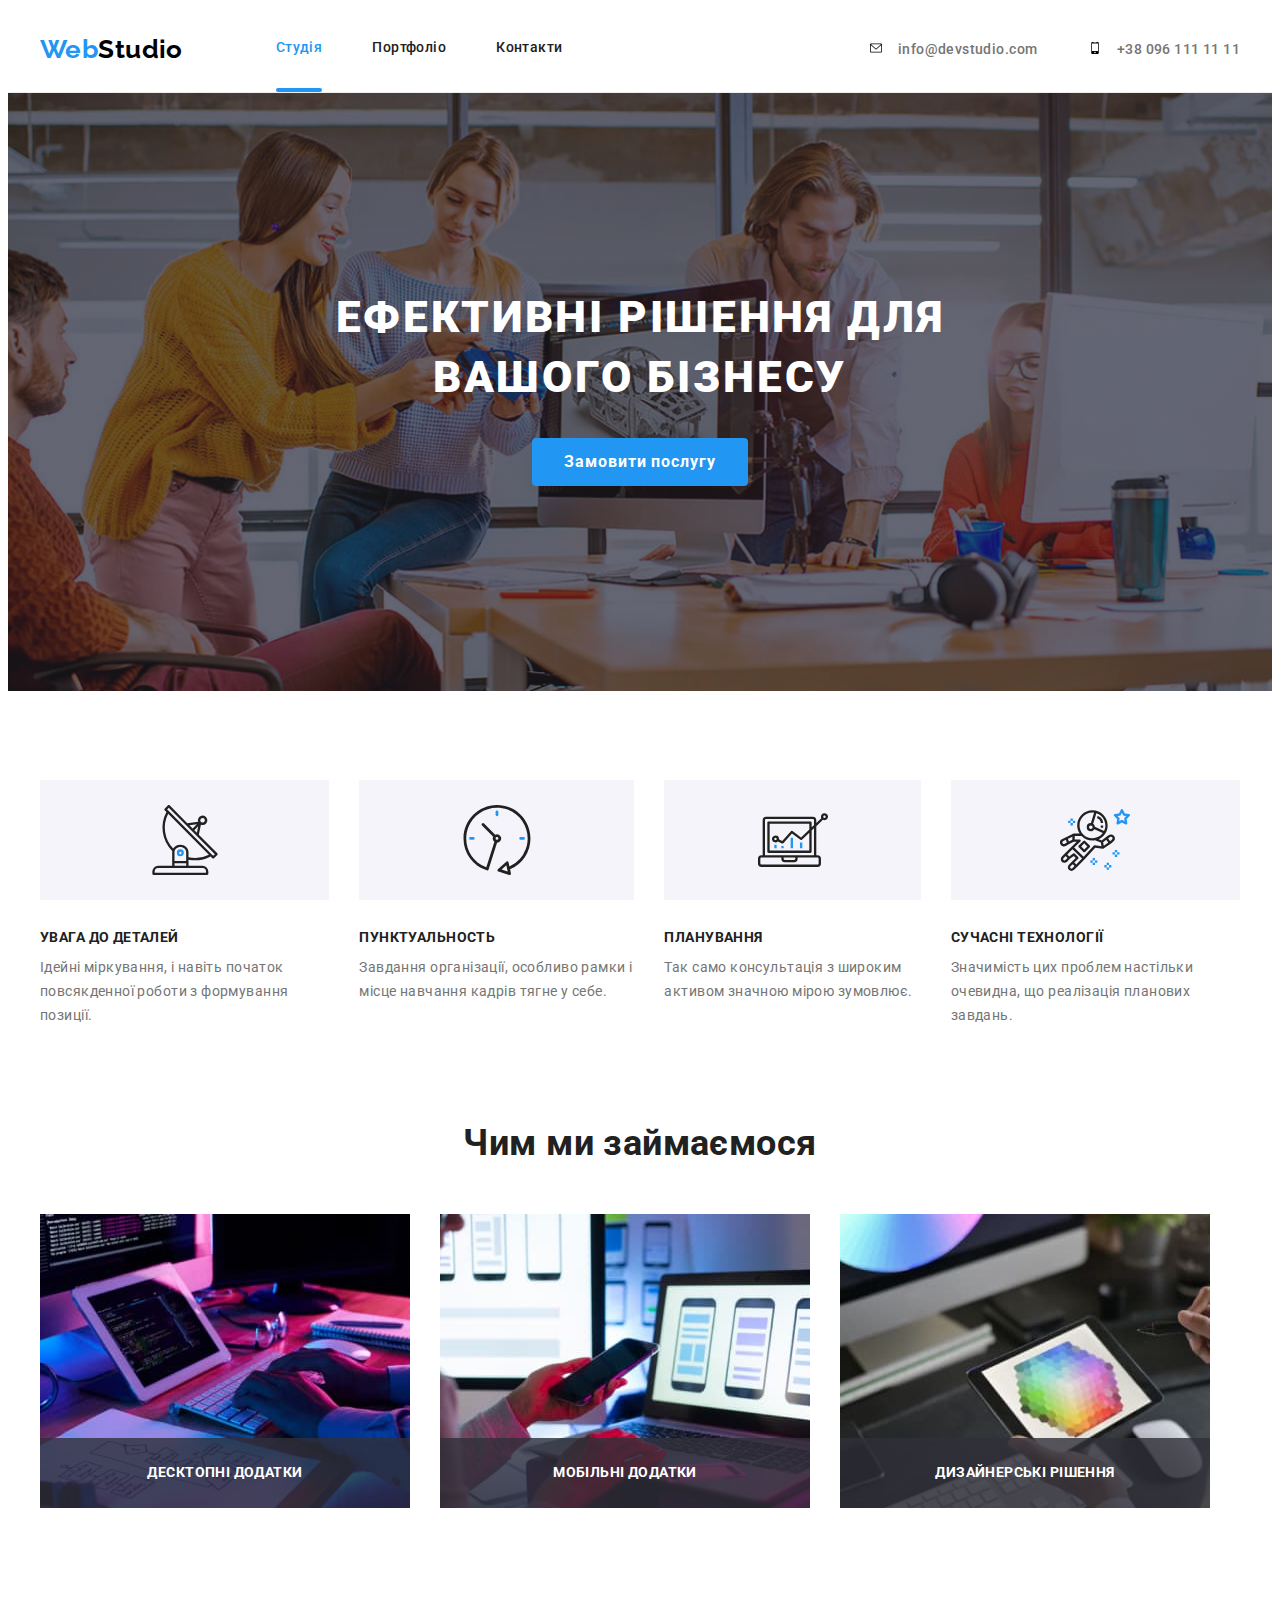
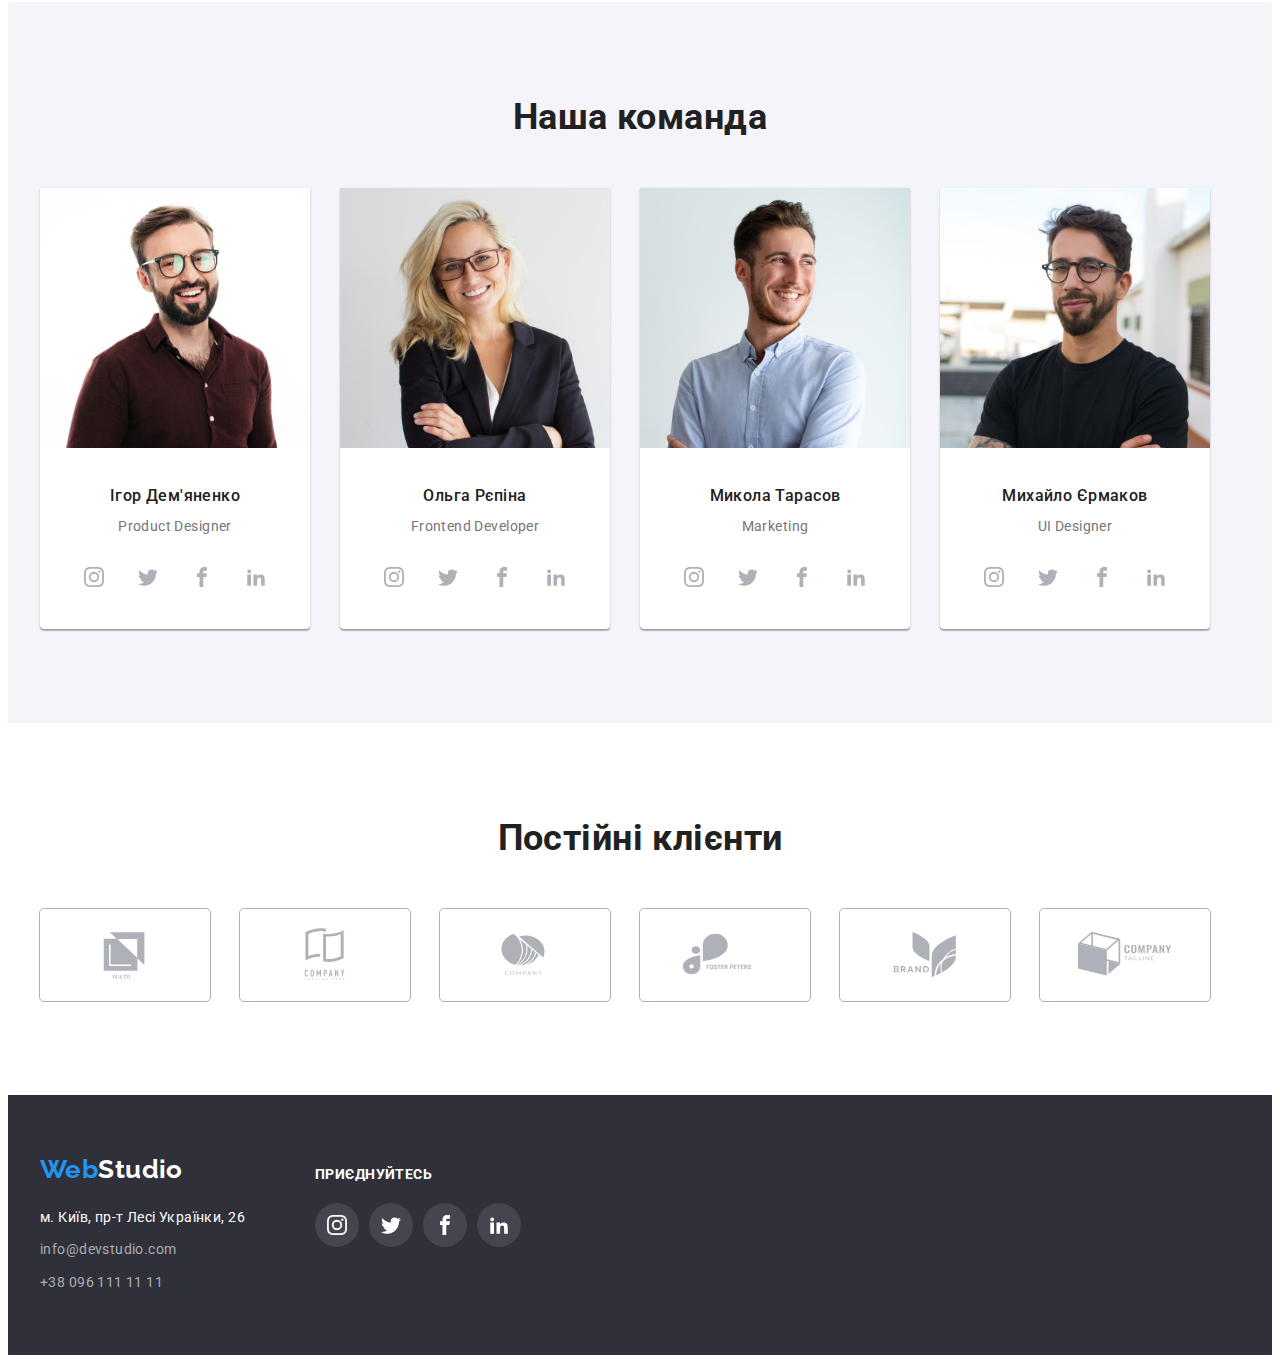
<file: index.html>
<!DOCTYPE html>
<html lang="ua">
<head>
    <meta charset="UTF-8">
    <meta http-equiv="X-UA-Compatible" content="IE=edge">
    <meta name="viewport" content="width=device-width, initial-scale=1.0">
    <title>Студія</title>
    <link href="https://fonts.googleapis.com/css2?family=Raleway:wght@700&family=Roboto:wght@400;500;700;900&display=swap" rel="stylesheet">
    <link rel="stylesheet" href="https://cdnjs.cloudflare.com/ajax/libs/modern-normalize/1.1.0/modern-normalize.min.css" integrity="sha512-wpPYUAdjBVSE4KJnH1VR1HeZfpl1ub8YT/NKx4PuQ5NmX2tKuGu6U/JRp5y+Y8XG2tV+wKQpNHVUX03MfMFn9Q==" crossorigin="anonymous" referrerpolicy="no-referrer" />
    <link rel="stylesheet" href="./css/styles.css">
    
</head>
<body>
    <!--Шапка-->
    <header class="page-header">
        <div class="conteiner">
            <div class="main-tem">
                <nav class="main-nav">
                    <a href="./index.html" class="logo"><span class="logo-web">Web</span>Studio</a>
                    <ul class="site-nave list">
                        <li class="item acsent"> <a href="./index.html" class="link current">Студія</a></li>
                        <li class="item"> <a href="./portfolio.html" class="link">Портфоліо</a></li>
                        <li class="item"> <a href="" class="link">Контакти</a></li>
                    </ul>
                </nav>
                    <ul class="contact list">
                        <li class="item"> <a href="mailto:info@devstudio.com" class="contact-link ">
                            <svg  class="contact-soc-icon" widht="16" height="12" >
                                <use href="./images/icons.svg#icon-envelope"></use>
                            </svg>
                             info@devstudio.com</a></li>
                        <li class="item"> <a href="tel:+380961111111" class="contact-link ">
                             <svg  class="contact-soc-icon" widht="16" height="12" >
                                <use href="./images/icons.svg#icon-mobile"></use>
                            </svg>
                            +38 096 111 11 11</a></li>
                    </ul>
            </div>    
        </div>       
            
    </header>
    <!--Герой-->
    <main>
        <div class="hero-box">
        <section class="hero">
            <h1 class="hero-titel">Ефективні рішення для вашого бізнесу</h1>
            <button type="button" class="button primary" data-modal-open>Замовити послугу</button>
        </section>
    </div>

    <section class="section sct">
        <div class="conteiner">
        <!-- <h2>особенности</h2> -->
            <ul class="feature-list list">
                <li class="attribute icon-antena">
                    <h3 class="titel">УВАГА ДО ДЕТАЛЕЙ</h3>
                    <p class="text">Ідейні міркування, і навіть початок повсякденної роботи з формування позиції.</p>
                </li>
                <li class="attribute icon-cloc">
                    <h3 class="titel ">Пунктуальность</h3>
                    <p class="text">Завдання організації, особливо рамки і місце навчання кадрів тягне у себе.</p>
                </li>
                <li class="attribute icon-diagrama">
                    <h3 class="titel">ПЛАНУВАННЯ</h3>
                    <p class="text">Так само консультація з широким активом значною мірою зумовлює.</p>
                </li>
                <li class="attribute icon-astronavt">
                    <h3 class="titel">СУЧАСНІ ТЕХНОЛОГІЇ</h3>
                    <p class="text">Значимість цих проблем настільки очевидна, що реалізація планових завдань.</p>
                </li>
            </ul>
        </div>
    </section>
    <!--Примери робіт-->
    <section class="section">
        <div class="conteiner">
        <h2 class="section-titel">Чим ми займаємося</h2>
        <ul class="labor list">
            <li class="labor-img"> 
                <div class="labor-thumb">
                     <img src="./images/box1.jpg" alt="розробка" width="370">
                     <p class="labor-text">Десктопні додатки</p>
                </div>
            </li>
            <li class="labor-img"> 
                <div class="labor-thumb">
                    <img src="./images/box2.jpg" alt="тест" width="370">
                    <p class="labor-text">Мобільні додатки</p>
                </div>
            </li>
            <li class="labor-img"> 
                <div class="labor-thumb">
                    <img src="./images/box3.jpg" alt="продукт" width="370">
                    <p class="labor-text">Дизайнерські рішення</p>
                </div>
            </li>
        </ul>
        </div>
    </section>
    <section class="section section-comand ">
        <div class="conteiner">
        <!--Команда-->
        <h2 class="section-titel">Наша команда</h2>
        <ul class="comand list">
            <li class="comand-item"> <img src="./images/f1.jpg" alt="Ігор Дем'яненко" width="270" class="comand-img"> 
               <div class="comand-title">
                    <h3 class="titel">Ігор Дем'яненко</h3>  
                    <p class="comand-text">Product Designer</p> 
                    <ul class="comand-soc list">
                        <li class="comand-soc-item">
                            <a href="" class="comand-soc-link link">
                            <svg  class="comand-soc-icon" widht="20" height="20" >
                                <use href="./images/icons.svg#icon-instagram"></use>
                            </svg>
                            </a>
                        </li>
                        <li class="comand-soc-item">
                            <a href="" class="comand-soc-link link">
                             <svg class="comand-soc-icon" widht="20" height="20" >
                                <use href="./images/icons.svg#icon-twitter"></use>
                            </svg>
                        </a></li>
                        <li class="comand-soc-item"><a href="" class="comand-soc-link link">
                             <svg class="comand-soc-icon" widht="20" height="20" >
                                <use href="./images/icons.svg#icon-facebook"></use>
                            </svg>
                        </a></li>
                        <li class="comand-soc-item"><a href="" class="comand-soc-link link">
                            <svg class="comand-soc-icon" widht="20" height="20" >
                                <use href="./images/icons.svg#icon-linkedin2"></use>
                            </svg>
                        </a></li>
                    </ul>
                </div> 
            </li>
               
                
            <li class="comand-item"> <img src="./images/f2.jpg" alt="Ольга Рєпіна" width="270" class="comand-img">
                 <div class="comand-title">
                    <h3 class="titel">Ольга Рєпіна</h3> 
                    <p class="comand-text">Frontend Developer</p>
                    <ul class="comand-soc list">
                        <li class="comand-soc-item">
                            <a href="" class="comand-soc-link link">
                            <svg  class="comand-soc-icon" widht="20" height="20" >
                                <use href="./images/icons.svg#icon-instagram"></use>
                            </svg>
                            </a>
                        </li>
                        <li class="comand-soc-item">
                            <a href="" class="comand-soc-link link">
                             <svg class="comand-soc-icon" widht="20" height="20" >
                                <use href="./images/icons.svg#icon-twitter"></use>
                            </svg>
                        </a></li>
                        <li class="comand-soc-item"><a href="" class="comand-soc-link link">
                             <svg class="comand-soc-icon" widht="20" height="20" >
                                <use href="./images/icons.svg#icon-facebook"></use>
                            </svg>
                        </a></li>
                        <li class="comand-soc-item"><a href="" class="comand-soc-link link">
                            <svg class="comand-soc-icon" widht="20" height="20" >
                                <use href="./images/icons.svg#icon-linkedin2"></use>
                            </svg>
                        </a></li>
                    </ul>
                </div>
          </li>
                
            <li class="comand-item"> <img src="./images/f3.jpg" alt="Микола Тарасов" width="270" class="comand-img"> 
                 <div class="comand-title">
                    <h3 class="titel">Микола Тарасов</h3> 
                    <p class="comand-text">Marketing</p>
                    <ul class="comand-soc list">
                        <li class="comand-soc-item">
                            <a href="" class="comand-soc-link link">
                            <svg  class="comand-soc-icon" widht="20" height="20" >
                                <use href="./images/icons.svg#icon-instagram"></use>
                            </svg>
                            </a>
                        </li>
                        <li class="comand-soc-item">
                            <a href="" class="comand-soc-link link">
                             <svg class="comand-soc-icon" widht="20" height="20" >
                                <use href="./images/icons.svg#icon-twitter"></use>
                            </svg>
                        </a></li>
                        <li class="comand-soc-item"><a href="" class="comand-soc-link link">
                             <svg class="comand-soc-icon" widht="20" height="20" >
                                <use href="./images/icons.svg#icon-facebook"></use>
                            </svg>
                        </a></li>
                        <li class="comand-soc-item"><a href="" class="comand-soc-link link">
                            <svg class="comand-soc-icon" widht="20" height="20" >
                                <use href="./images/icons.svg#icon-linkedin2"></use>
                            </svg>
                        </a></li>
                    </ul>
                </div> 
            </li>
                
            <li class="comand-item"> <img src="./images/f4.jpg" alt="Михайло Єрмаков" width="270" class="comand-img">
                <div class="comand-title">
                    <h3 class="titel">Михайло Єрмаков</h3> 
                    <p class="comand-text">UI Designer</p> 
                    <ul class="comand-soc list">
                        <li class="comand-soc-item">
                            <a href="" class="comand-soc-link link">
                            <svg  class="comand-soc-icon" widht="20" height="20" >
                                <use href="./images/icons.svg#icon-instagram"></use>
                            </svg>
                            </a>
                        </li>
                        <li class="comand-soc-item">
                            <a href="" class="comand-soc-link link">
                             <svg class="comand-soc-icon" widht="20" height="20" >
                                <use href="./images/icons.svg#icon-twitter"></use>
                            </svg>
                        </a></li>
                        <li class="comand-soc-item"><a href="" class="comand-soc-link link">
                             <svg class="comand-soc-icon" widht="20" height="20" >
                                <use href="./images/icons.svg#icon-facebook"></use>
                            </svg>
                        </a></li>
                        <li class="comand-soc-item"><a href="" class="comand-soc-link link">
                            <svg class="comand-soc-icon" widht="20" height="20" >
                                <use href="./images/icons.svg#icon-linkedin2"></use>
                            </svg>
                        </a></li>
                    </ul>
                </div>
            </li>
                
        </ul>
        </div>
    </section>
    <!-- клієнти -->
    <section class="section">
        <div class="conteiner">
            <h2 class="section-titel">Постійні клієнти</h2>
            <ul class="group list">
                <li class="icon">
                    <a href="" class="group-logo-link link">
                            <svg class="group-logo-icon" widht="106" height="60" >
                                <use href="./images/icons.svg#icon-Logo1"></use>
                            </svg>
                            </a>
                </li>
                <li class="icon ">
                    <a href="" class="group-logo-link link">
                            <svg class="group-logo-icon" widht="106" height="60" >
                                <use href="./images/icons.svg#icon-Logo2"></use>
                            </svg>
                            </a>
                </li>
                <li class="icon ">
                    <a href="" class="group-logo-link link">
                            <svg class="group-logo-icon" widht="106" height="60" >
                                <use href="./images/icons.svg#icon-Logo3"></use>
                            </svg>
                            </a>
                </li>
                <li class="icon ">
                    <a href="" class="group-logo-link link">
                            <svg class="group-logo-icon" widht="106" height="60" >
                                <use href="./images/icons.svg#icon-Logo4"></use>
                            </svg>
                            </a>
                </li>
                <li class="icon ">
                    <a href="" class="group-logo-link link">
                            <svg class="group-logo-icon" widht="106" height="60" >
                                <use href="./images/icons.svg#icon-Logo5"></use>
                            </svg>
                            </a>
                </li>
                <li class="icon ">
                    <a href="" class="group-logo-link link">
                            <svg class="group-logo-icon" widht="106" height="60" >
                                <use href="./images/icons.svg#icon-Logo6"></use>
                            </svg>
                            </a>
                </li>
            </ul>
        </div>
    </section>
    </main>
    <!--Футер-->
    <footer class="podval">
        <div class="conteiner">
            <section class="podval-logo">
                <a href="./index.html" class="logo adres"><span class="logo-web">Web</span>Studio</a>
        <address> <a href="https://goo.gl/maps/wsPcmLszvAqCYjNh8" target="_blank" rel="noreferrer noopener nofollow" class="adres"> м. Київ, пр-т Лесі Українки, 26</a>  
            <ul class="contact-fotter list">
                <li class="info-item"><a href="mailto:info@devstudio.com" class="info ">info@devstudio.com</a></li>
                <li><a href="tel:+380961111111" class="info">+38 096 111 11 11</a></li>
            </ul>
        </address>
            </section>
         
        <section class="podval-soc">
            <h2 class="section-titel podval-title">приєднуйтесь</h2>
             <ul class="podval-soce list">
                        <li class="podval-soc-item">
                            <a href="" class="podval-soc-link link">
                            <svg  class="podval-soc-icon" widht="20" height="20" >
                                <use href="./images/icons.svg#icon-instagram"></use>
                            </svg>
                            </a>
                        </li>
                        <li class="podval-soc-item">
                            <a href="" class="podval-soc-link link">
                             <svg class="podval-soc-icon" widht="20" height="20" >
                                <use href="./images/icons.svg#icon-twitter"></use>
                            </svg>
                        </a></li>
                        <li class="podval-soc-item">
                            <a href="" class="podval-soc-link link">
                             <svg class="podval-soc-icon" widht="20" height="20" >
                                <use href="./images/icons.svg#icon-facebook"></use>
                            </svg>
                        </a></li>
                        <li class="podval-soc-item">
                            <a href="" class="podval-soc-link link">
                            <svg class="podval-soc-icon" widht="20" height="20" >
                                <use href="./images/icons.svg#icon-linkedin2"></use>
                            </svg>
                        </a></li>
                    </ul>

        </section>
        </div>
    </footer>
    <!-- Модальне вікно -->
    <div class="backdrop is-hidden" data-modal>
        <div class="modal">
            <p>Модальне вікно</p>
            <button type="button" class="modal-close" data-modal-close>
                <svg class="close-icon" widht="18" height="18" >
                    <use href="./images/icons.svg#icon-close1"></use>
                </svg>
            </button>
        </div>
            </div>
    <script src="./js/modal.js"></script>
</body>
</html>
</file>
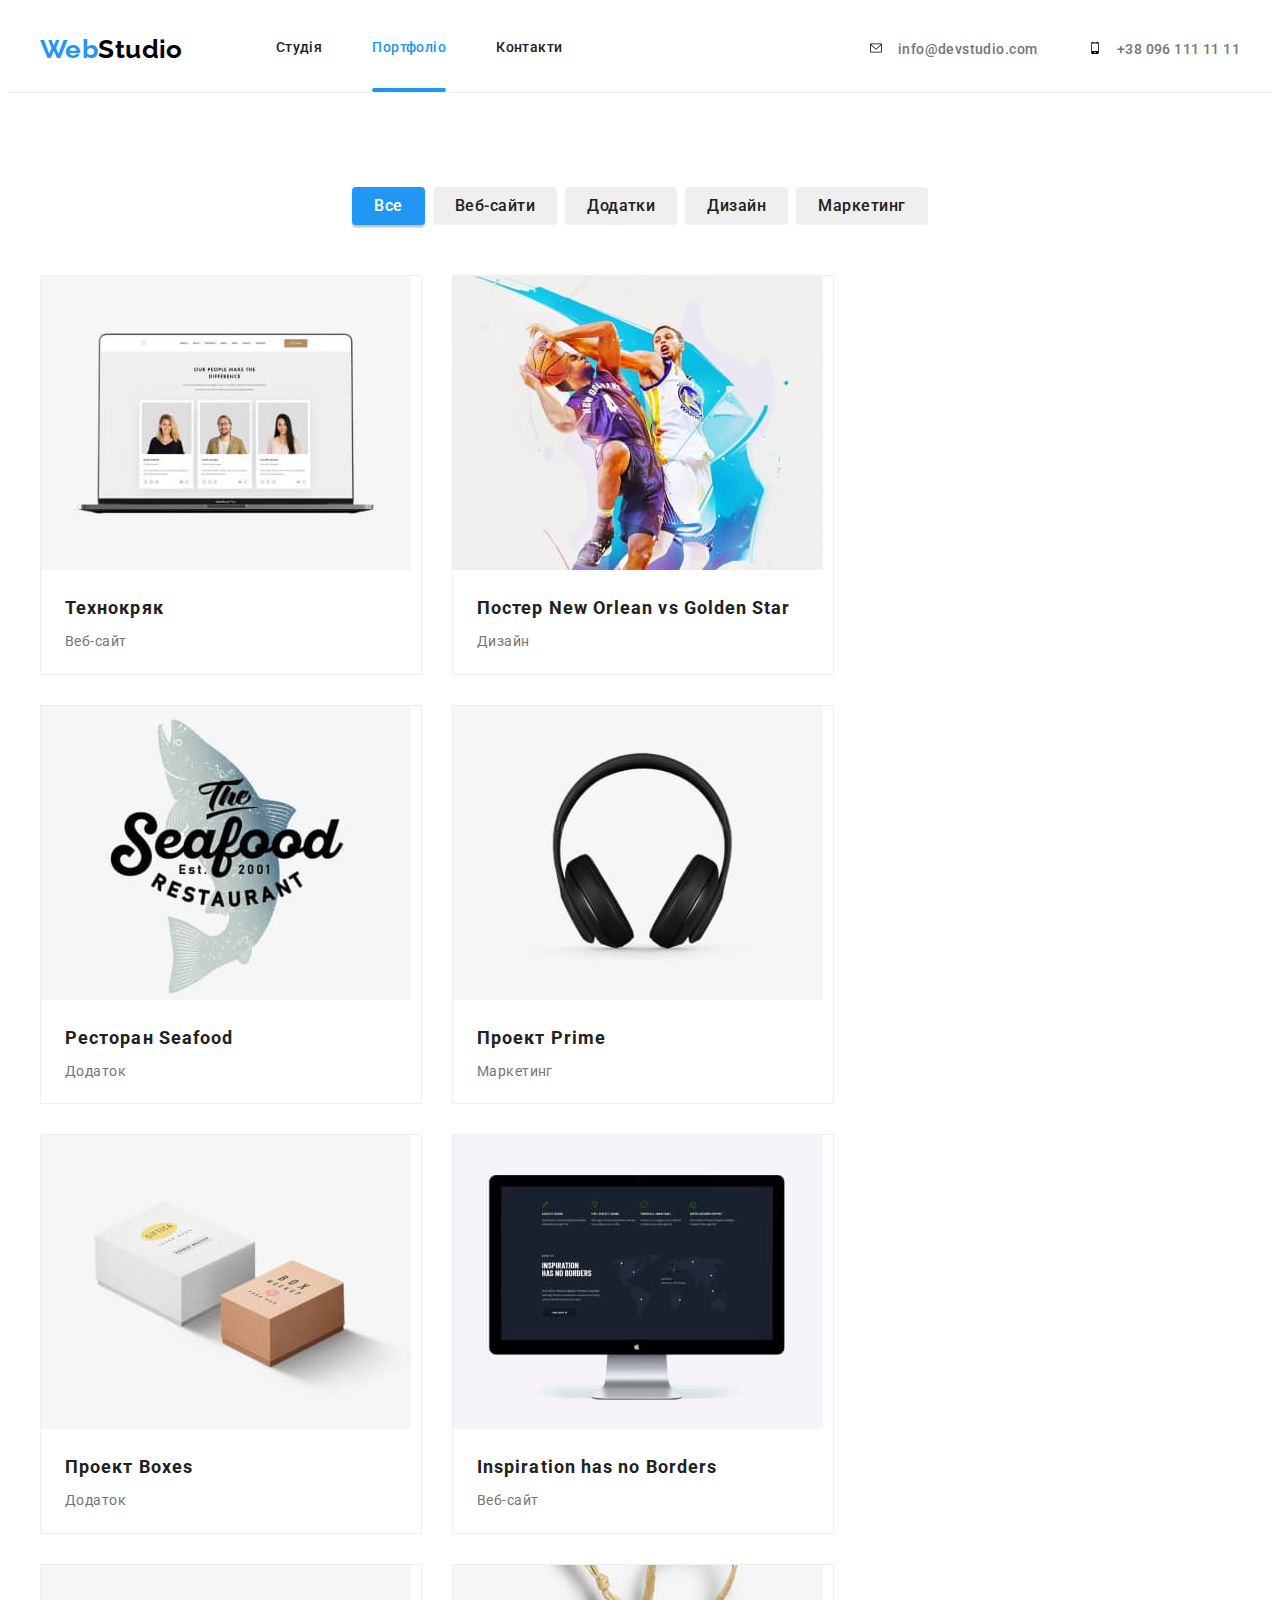
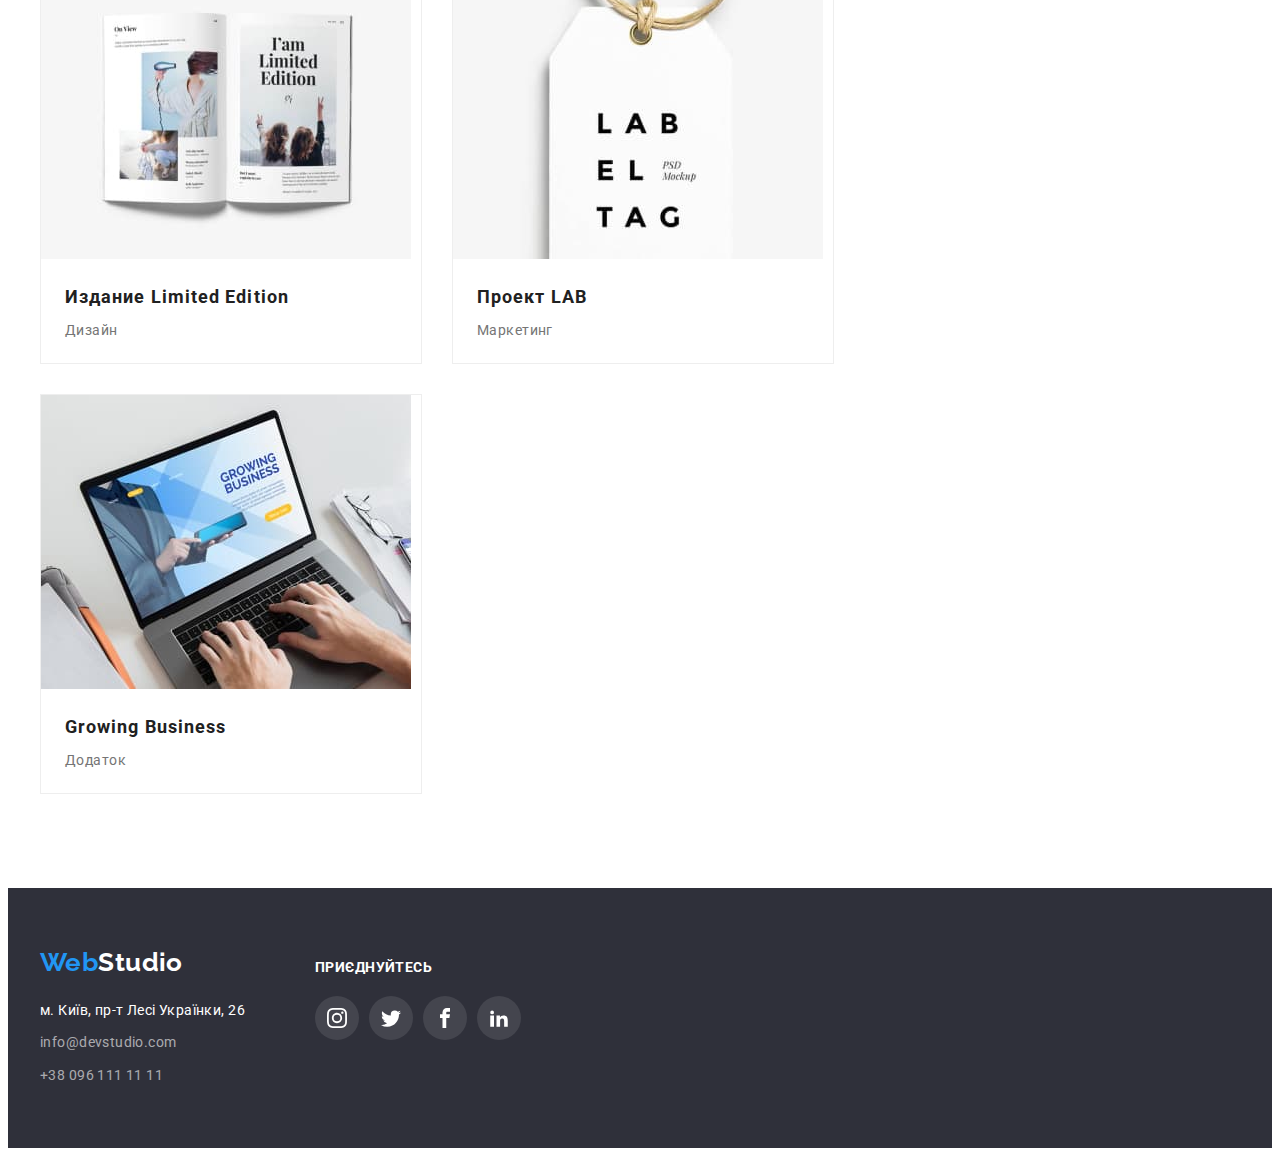
<file: portfolio.html>
<!DOCTYPE html>
<html lang="ru">
<head>
    <meta charset="UTF-8">
    <meta http-equiv="X-UA-Compatible" content="IE=edge">
    <meta name="viewport" content="width=device-width, initial-scale=1.0">
    <title>Портфоліо</title>
    <link href="https://fonts.googleapis.com/css2?family=Raleway:wght@700&family=Roboto:wght@400;500;700;900&display=swap" rel="stylesheet">
     <link rel="stylesheet" href="https://cdnjs.cloudflare.com/ajax/libs/modern-normalize/1.1.0/modern-normalize.min.css" integrity="sha512-wpPYUAdjBVSE4KJnH1VR1HeZfpl1ub8YT/NKx4PuQ5NmX2tKuGu6U/JRp5y+Y8XG2tV+wKQpNHVUX03MfMFn9Q==" crossorigin="anonymous" referrerpolicy="no-referrer" />
     <link rel="stylesheet" href="./css/styles.css">
</head>
<body>
    <!--Шапка-->
     <header class="page-header">
        <div class="conteiner">
            <div class="main-tem">
                <nav class="main-nav">
                    <a href="./index.html" class="logo"><span class="logo-web">Web</span>Studio</a>
                    <ul class="site-nave list">
                        <li class="item"> <a href="./index.html" class="link ">Студія</a></li>
                        <li class="item acsent"> <a href="./portfolio.html" class="link current">Портфоліо</a></li>
                        <li class="item"> <a href="" class="link">Контакти</a></li>
                    </ul>
                </nav>
                    <ul class="contact list">
                        <li class="item"> <a href="mailto:info@devstudio.com" class="contact-link ">
                            <svg  class="contact-soc-icon" widht="16" height="12" >
                                <use href="./images/icons.svg#icon-envelope"></use>
                            </svg>
                             info@devstudio.com</a></li>
                        <li class="item"> <a href="tel:+380961111111" class="contact-link ">
                             <svg  class="contact-soc-icon" widht="10" height="16" >
                                <use href="./images/icons.svg#icon-mobile"></use>
                            </svg>
                            +38 096 111 11 11</a></li>
                    </ul>
            </div>    
        </div>       
            
    </header>
     <!--Герой-->
    <main>
        <section class="section">
            <div class="conteiner">
                <ul class="filter list">
                    <li><button type="button" class="button switch current">Все</button></li>
                    <li><button type="button" class="button switch">Веб-сайти</button></li>
                    <li><button type="button" class="button switch">Додатки</button></li>
                    <li><button type="button" class="button switch">Дизайн</button></li>
                    <li><button type="button" class="button switch">Маркетинг</button></li>
                </ul>
            </div>
        
            <div class="conteiner">
                <ul class="work list">
                    <li class="work-item">
                        <div class="work-top-wrap">
                            <img src="./images/nout.jpg" alt="ноут" width="370" height="294" class="work-img">
                        <p class="work-top-text">
                            Ресурс пропонує комплексні пропозиції з різним рівнем функціоналу та сервісів. Все це дозволить відвідувачу отримати вичерпні відомості про компанію чи приватну особу.
                        </p>
                        </div>
                        
                        <div class="work-title">
                            <h3 class="titel work-titel" >Технокряк</h3>
                            <p class="work-main">Веб-сайт</p>
                        </div>
                    </li>
                    <li class="work-item">
                        <div class="work-top-wrap">
                            <img src="./images/basbol.jpg" alt="бол" width="370" height="294" class="work-img">
                        <p class="work-top-text">
                            Ресурс пропонує комплексні пропозиції з різним рівнем функціоналу та сервісів. Все це дозволить відвідувачу отримати вичерпні відомості про компанію чи приватну особу.
                        </p>
                        </div>
                        
                        <div class="work-title">
                            <h3 class="titel work-titel">Постер New Orlean vs Golden Star</h3>
                            <p class="work-main">Дизайн</p>
                        </div>
                    </li>
                    <li class="work-item">
                        <div class="work-top-wrap">
                            <img src="./images/seafood.jpg" alt="логотип" width="370" height="294" class="work-img">
                        <p class="work-top-text">
                            Ресурс пропонує комплексні пропозиції з різним рівнем функціоналу та сервісів. Все це дозволить відвідувачу отримати вичерпні відомості про компанію чи приватну особу.
                        </p>
                        </div>
                        
                        <div class="work-title">
                            <h3 class="titel work-titel">Ресторан Seafood</h3>
                            <p class="work-main">Додаток</p>
                        </div>
                    </li>
                    <li class="work-item">
                        <div class="work-top-wrap">
                            <img src="./images/naushi.jpg" alt="наушники" width="370" height="294" class="work-img">
                        <p class="work-top-text">
                            Ресурс пропонує комплексні пропозиції з різним рівнем функціоналу та сервісів. Все це дозволить відвідувачу отримати вичерпні відомості про компанію чи приватну особу.
                        </p>
                        </div>
                        
                        <div class="work-title">
                            <h3 class="titel work-titel">Проект Prime</h3>
                            <p class="work-main">Маркетинг</p>
                        </div>
                    </li>
                    <li class="work-item">
                        <div class="work-top-wrap">
                            <img src="./images/korobka.jpg" alt="коробки" width="370" height="294" class="work-img">
                        <p class="work-top-text">
                            Ресурс пропонує комплексні пропозиції з різним рівнем функціоналу та сервісів. Все це дозволить відвідувачу отримати вичерпні відомості про компанію чи приватну особу.
                        </p>
                        </div>
                        
                        <div class="work-title">
                            <h3 class="titel work-titel">Проект Boxes</h3>
                            <p class="work-main">Додаток</p>
                        </div>
                    </li>
                    <li class="work-item">
                        <div class="work-top-wrap">
                            <img src="./images/monitor.jpg" alt="монитор" width="370" height="294" class="work-img">
                        <p class="work-top-text">
                            Ресурс пропонує комплексні пропозиції з різним рівнем функціоналу та сервісів. Все це дозволить відвідувачу отримати вичерпні відомості про компанію чи приватну особу.
                        </p>
                        </div>
                        
                        <div class="work-title">
                            <h3 class="titel work-titel">Inspiration has no Borders</h3>
                            <p class="work-main">Веб-сайт</p>
                        </div>
                    </li>
                    <li class="work-item">
                        <div class="work-top-wrap">
                            <img src="./images/kniga.jpg" alt="книга" width="370" height="294" class="work-img">
                        <p class="work-top-text">
                            Ресурс пропонує комплексні пропозиції з різним рівнем функціоналу та сервісів. Все це дозволить відвідувачу отримати вичерпні відомості про компанію чи приватну особу.
                        </p>
                        </div>
                        
                        <div class="work-title">
                            <h3 class="titel work-titel">Издание Limited Edition</h3>
                            <p class="work-main">Дизайн</p>
                        </div>
                    </li>
                    <li class="work-item">
                        <div class="work-top-wrap">
                            <img src="./images/birka.jpg" alt="бирка" width="370" height="294" class="work-img">
                        <p class="work-top-text">
                            Ресурс пропонує комплексні пропозиції з різним рівнем функціоналу та сервісів. Все це дозволить відвідувачу отримати вичерпні відомості про компанію чи приватну особу.
                        </p>
                        </div>
                        
                        <div class="work-title">
                            <h3 class="titel work-titel">Проект LAB</h3>
                            <p class="work-main">Маркетинг</p>
                        </div>
                    </li>
                    <li class="work-item">
                        <div class="work-top-wrap">
                            <img src="./images/makbuk.jpg" alt="макбук" width="370" height="294" class="work-img">
                        <p class="work-top-text">
                            Ресурс пропонує комплексні пропозиції з різним рівнем функціоналу та сервісів. Все це дозволить відвідувачу отримати вичерпні відомості про компанію чи приватну особу.
                        </p>
                        </div>
                        
                        <div class="work-title">
                            <h3 class="titel work-titel">Growing Business</h3>
                            <p class="work-main">Додаток</p>
                        </div>
                    </li>
                </ul>
            </div>
        </section>
    </main>
     <!--Футер-->
    <footer class="podval">
        <div class="conteiner">
            <section class="podval-logo">
                <a href="./index.html" class="logo adres"><span class="logo-web">Web</span>Studio</a>
        <address> <a href="https://goo.gl/maps/wsPcmLszvAqCYjNh8" target="_blank" rel="noreferrer noopener nofollow" class="adres"> м. Київ, пр-т Лесі Українки, 26</a>  
            <ul class="contact-fotter list">
                <li class="info-item"><a href="mailto:info@devstudio.com" class="info ">info@devstudio.com</a></li>
                <li><a href="tel:+380961111111" class="info">+38 096 111 11 11</a></li>
            </ul>
        </address>
            </section>
         
        <section class="podval-soc">
            <h2 class="section-titel podval-title">приєднуйтесь</h2>
             <ul class="podval-soce list">
                        <li class="podval-soc-item">
                            <a href="" class="podval-soc-link link">
                            <svg  class="podval-soc-icon" widht="20" height="20" >
                                <use href="./images/icons.svg#icon-instagram"></use>
                            </svg>
                            </a>
                        </li>
                        <li class="podval-soc-item">
                            <a href="" class="podval-soc-link link">
                             <svg class="podval-soc-icon" widht="20" height="20" >
                                <use href="./images/icons.svg#icon-twitter"></use>
                            </svg>
                        </a></li>
                        <li class="podval-soc-item">
                            <a href="" class="podval-soc-link link">
                             <svg class="podval-soc-icon" widht="20" height="20" >
                                <use href="./images/icons.svg#icon-facebook"></use>
                            </svg>
                        </a></li>
                        <li class="podval-soc-item">
                            <a href="" class="podval-soc-link link">
                            <svg class="podval-soc-icon" widht="20" height="20" >
                                <use href="./images/icons.svg#icon-linkedin2"></use>
                            </svg>
                        </a></li>
                    </ul>

        </section>
        </div>
    </footer>
</body>
</html>
</file>
<file: css/styles.css>
/* titel-text-color  #212121 */
/* primary-text-color  #757575 */
/* primari-white-color #FFFFFF */
/* accent-color   #2196F3 */
:root{
    --primary-text-color:#757575;
    --titel-text-color:#212121;
    --accent-color:#2196F3;
    --primari-white-color:#FFFFFF;
}

body{
    background-color:var(--primari-white-color);
    color: var(--primary-text-color);
    font-family: Roboto,sans-serif;
    font-weight: 400;
    font-size: 14px;
    line-height: 1.7;
    letter-spacing: 0.03em;
    
}
.conteiner{
    margin-left: auto;
    margin-right: auto;
    width: 1200px;;
    padding-left: 15px;
    padding-right: 15px;
    /* outline: 2px solid tomato; */
}
.page-header{
    /* background-color: cyan; */
    border-bottom: 1px solid #EEEEEE;

}
.logo{
    color: #000000;
    font-family: Raleway,cursive;
    font-weight: 700;
    font-size: 26px;
    line-height: 1.14;
    text-decoration: none;
    
}
.logo-web{
    color: var(--accent-color);
}
.list{
    list-style: none;
    margin: 0;
    padding: 0;
}
.main-tem{
    display: flex;
    align-items: center;
}
.main-nav{
    display: flex;
    align-items: center;
}
/* site-nave */
.site-nave{
    display: flex;
    margin-left: 93px;
}
/* .site-nave .item{
    margin-right: 50px;
}
.site-nave .item:last-child{
    margin-right: 0;
} */
.site-nave .item + .item{
    margin-left: 50px;
}
.site-nave .link{
    display: block;
    padding-top: 32px;
    padding-bottom: 32px;
    color: var(--titel-text-color);
    font-weight: 500;
    font-size: 14px;
    line-height: 1.14;
    text-decoration: none;
    transition: color 250ms cubic-bezier(0.4, 0, 0.2, 1);
    
}
.site-nave .link:hover,
.site-nave .link:focus{
    color: var(--accent-color);
}
.link.current{
    color: var(--accent-color);
}
.link.current:hover,
.link.current:focus{
     color: var(--titel-text-color);
}
.acsent::after{
    display: block;
    content: '';
    height: 4px;
    background-color: var(--accent-color);
    border-radius: 2px;
  
    
}
/* contact */
.contact{
    display: flex;
    margin-left: auto;
    
}

.contact .item + .item{
    margin-left: 50px;
} 
.contact .contact-link{
    color: var(--primary-text-color);
    font-weight: 500;
    font-size: 14px;
    line-height: 1.14;
    text-decoration: none;
    transition: color 250ms cubic-bezier(0.4, 0, 0.2, 1);
}
.contact .contact-link:hover,
.contact .contact-link:focus{
    color: var(--accent-color);
}

.contact-soc-icon{
    width: 16px;
    height: 12px;
    margin-right: 10px;
    transition: fill 250ms cubic-bezier(0.4, 0, 0.2, 1);
   
}
.contact-link:hover .contact-soc-icon,
.contact-link:focus .contact-soc-icon{
    fill: var(--accent-color);
}
/* hero */
.hero{
    background-color: #2F303A;
    background-image:linear-gradient(
        rgba(47, 48, 58, 0.4),
        rgba(47, 48, 58, 0.4)), 
        url(../images/hero.jpg);
    background-repeat: no-repeat;
    background-position: center;
    background-size: cover;
    max-width: 1600px;
    margin: 0 auto;
    text-align: center;
    padding-top: 195px;
    padding-bottom: 205px;
    
     
}
.hero-titel{
    margin-bottom: 30px;
    margin-top: 0;
    max-width: 696px;
    margin-left:auto;
    margin-right:auto;
    color:var(--primari-white-color);
    font-weight: 900;
    font-size: 44px;
    line-height: 1.36;
    text-align: center;
    letter-spacing: 0.06em;
    text-transform: uppercase;

}
/* section */
.section{
    
    padding-top: 94px;
    padding-bottom: 94px;
}
.sct{
    padding-bottom: 0;
    padding-top: 89px;
}
.section-titel {
    margin-top: 0;
    margin-bottom: 50px;

    color: var(--titel-text-color);
    font-weight: 700;
    font-size: 36px;
    line-height: 1.17;
    text-align: center;
}

/* feature */
.titel{
    margin-top: 0;
    margin-bottom: 10px;
}
.feature-list{
    display: flex;
}
.feature-list .attribute + .attribute{
    margin-left: 30px;
}
.feature-list .titel{
    color: var(--titel-text-color);
    font-weight: 700;
    font-size: 14px;
    line-height: 1.14;
    text-transform: uppercase;
}
.feature-list .text{
    margin-top: 0;
    margin-bottom: 0;
    font-weight: 400;
    font-size: 14px;
    line-height: 1.7;
}

.attribute::before{
    display: block;
    content:"";
    height: 120px;
    background-size: 70px;
    background-repeat: no-repeat;
    background-position: center;
    background-color: #F5F4FA;
    margin-bottom: 30px;
}
.icon-antena::before{
     background-image: url(../images/antenna.svg);
     
}
.icon-cloc::before{
    background-image: url(../images/clock.svg);
}
.icon-diagrama::before{
    background-image: url(../images/diagram.svg);
}
.icon-astronavt::before{
    background-image: url(../images/astronaut.svg);
}
/* button */
.button{
    color: var(--titel-text-color);
    border-radius: 4px;
    padding: 10px 32px;
    min-width: 152px;
    cursor: pointer;
    font-family: Roboto,sans-serif;
    text-align: center;
    
}

.button.primary{
    color: var(--primari-white-color);
    background-color: var(--accent-color);
    font-weight: 700;
    font-size: 16px;
    line-height: 1.8;
    letter-spacing: 0.06em;
    border: transparent;
}
/* filter */

.filter{
    display: flex;
    flex-wrap: wrap;
    gap: 8px;
    justify-content: center;
    margin-bottom: 50px;
}
.filter .switch{
    color: var(--titel-text-color);
}
.filter .switch:hover,
.filter .switch:focus{
    color: var(--primari-white-color);
    background-color: var(--accent-color);
    box-shadow: 0px 3px 1px rgba(0, 0, 0, 0.1), 0px 1px 2px rgba(0, 0, 0, 0.08), 0px 2px 2px rgba(0, 0, 0, 0.12);
}
.switch.current{
    color: var(--primari-white-color);
    background-color: var(--accent-color);
    box-shadow: 0px 3px 1px rgba(0, 0, 0, 0.1), 0px 1px 2px rgba(0, 0, 0, 0.08), 0px 2px 2px rgba(0, 0, 0, 0.12);
}
.switch.current:hover,
.switch.current:focus{
     color: var(--titel-text-color)
}
.button.switch{
    padding: 6px 22px;
    min-width: 29px;
    font-weight: 500;
    font-size: 16px;
    line-height:1.62;
    text-align: center;
    letter-spacing: 0.03em;
    border: transparent;
    transition: background-color 250ms cubic-bezier(0.4, 0, 0.2, 1),
    color 250ms cubic-bezier(0.4, 0, 0.2, 1),
    box-shadow 250ms cubic-bezier(0.4, 0, 0.2, 1);
}

/* Examples of work */
.labor{
    display: flex;
}
.labor .labor-img + .labor-img{
    margin-left: 30px;
}

.labor-thumb{
    position: relative;
    width: 370px;
    height: 294px;
}
.labor-text{
    position: absolute;
    bottom: 0;
    right: 0;
    left: 0;
    font-family: 'Roboto';
    font-style: normal;
    font-weight: 700;
    font-size: 14px;
    line-height: 1.14;
    text-align: center;
    letter-spacing: 0.03em;
    text-transform: uppercase;
    color: #FFFFFF;
    background-color: rgba(47, 48, 58, 0.8);
    padding: 27px ;
    margin: 0;
}

/* comand */
.comand{
    display: flex;
    
}
.comand .comand-item + .comand-item{
    margin-left: 30px;
}

.section-comand:nth-child(2n){
    background-color: #F5F4FA;
}
.comand-item{
    background-color: #FFFFFF;
    width: 270px;
    text-align: center;
    box-shadow: 0px 1px 3px rgba(0, 0, 0, 0.12), 0px 1px 1px rgba(0, 0, 0, 0.14), 0px 2px 1px rgba(0, 0, 0, 0.2);
    border-radius: 0px 0px 4px 4px;
}
.comand .titel{
    color: var(--titel-text-color);
    font-weight: 500;
    font-size: 16px;
    line-height: 1.19;

}
.comand-title{
    padding-top: 30px;
    padding-bottom: 30px;
}
.comand-text{
    margin-top: 0;
    margin-bottom: 16px;
}
.comand-soc{
    display: flex;
    justify-content: center;
    gap: 10px;
}
.comand-soc-link{
    width: 44px;
    height: 44px;
    border-radius: 50%;
    /* background-color: turquoise; */
    display: flex;
    align-items: center;
    justify-content: center;
    transition: background-color 250ms cubic-bezier(0.4, 0, 0.2, 1);

}
.comand-soc-icon{
    fill: #AFB1B8;
    transition: fill 250ms cubic-bezier(0.4, 0, 0.2, 1);
}
.comand-soc-link:hover,
.comand-soc-link:focus {
    background-color: #2196F3;
}
.comand-soc-link:hover .comand-soc-icon,
.comand-soc-link:focus .comand-soc-icon {
    fill: #FFFFFF;
}
/* work */

.work{
    display: flex;
    flex-wrap: wrap;
    gap: 30px;
}
.work-item{
    width: calc((100% - 60px) / 3);
    border: 1px solid #EEEEEE;
    transition: box-shadow 250ms cubic-bezier(0.4, 0, 0.2, 1);
   
}
.work-top-wrap{
    position: relative;
    overflow: hidden;
    height: 294px;

}
.work-top-text{
    position: absolute;
    top: 0;
    left: 0;
    font-size: 18px;
    line-height: 1.56;
    letter-spacing: 0.03em;
    color: #FFFFFF;
    background-color: rgba(33, 150, 243, 0.9);
    margin: 0;
    padding: 63px 24px;
    height: 100%;
    transform: translateY(100%);
    transition: transform 250ms cubic-bezier(0.4, 0, 0.2, 1);
    overflow: auto;
}
.work-item:hover .work-top-text{
    transform: translateY(0);
}

.work .titel{
    color: var(--titel-text-color);
    font-weight: 700;
    font-size: 18px;
    line-height: 2;
    letter-spacing: 0.06em;
}

.work-main{
    margin-top: 0;
    margin-bottom: 0;
}
.work-titel{
    margin-bottom: 4px;
}
.work-title{
padding: 20px 24px;

}
.work-item:hover,
.work-item:focus {
     box-shadow: 0px 1px 1px rgba(0, 0, 0, 0.12), 0px 4px 4px rgba(0, 0, 0, 0.06), 1px 4px 6px rgba(0, 0, 0, 0.16);
}

/* group */
.group{
    display: flex;
    gap: 30px;
}

.group-logo-link{
    width: 170px;
    height: 92px;
    outline: 1px solid #AFB1B8 ;
    border-radius: 4px;
    background-color: #FFFFFF;
    display: flex;
    align-items: center;
    justify-content: center;
    transition: outline 250ms cubic-bezier(0.4, 0, 0.2, 1);
}
.group-logo-icon{
    width: 106px;
    height: 60px;
    fill: #AFB1B8;
    transition: fill 250ms cubic-bezier(0.4, 0, 0.2, 1);
    
}
.group-logo-link:hover,
.group-logo-link:focus {
    outline: 1px solid #2196F3 ;
}
.group-logo-link:hover .group-logo-icon,
.group-logo-link:focus .group-logo-icon{
    fill: #2196F3;
   }
/* footer */
.podval{
    padding-top: 60px;
    padding-bottom: 60px;
    background-color: #2F303A; 
}
address{
    
   margin-top: 20px;
}
.adres{
    
    color: var(--primari-white-color);
    font-style: normal;
    text-decoration: none;
    
}
.info{
    color: rgba(255, 255, 255, 0.6);
    font-style: normal;
    text-decoration: none;
}

.contact-fotter{
    margin-top: 9px;
}
.info-item{
    margin-bottom: 9px;
}
.podval .conteiner{
    display: flex;
}
.podval-soce{
    display: flex;
    /* justify-content: center; */
    gap: 10px;
}
.podval-soc-link{
    width: 44px;
    height: 44px;
    border-radius: 50%;
    /* background-color:#3f3f3f; */
    background-color:rgba(255, 255, 255, 0.1);;
    display: flex;
    align-items: center;
    justify-content: center;
    transition: background-color 250ms cubic-bezier(0.4, 0, 0.2, 1);
}
.podval-soc-icon{
    fill: var(--primari-white-color);
    transition: fill 250ms cubic-bezier(0.4, 0, 0.2, 1);
}
.podval-soc-link:hover,
.podval-soc-link:focus {
    background-color: #2196F3;
}
.podval-soc-link:hover .podval-soc-icon,
.podval-soc-link:focus .podval-soc-icon {
    fill: #FFFFFF;
}
.podval-title{
    font-size: 14px;
    line-height: 1.14;
    letter-spacing: 0.03em;
    text-transform: uppercase;
    color: #FFFFFF;
    margin-bottom: 20px;
    text-align: left;

    
}
.podval-soc{
    padding-top: 12px;
    padding-left: 70px;
    /* justify-content: flex-start; */

}

/* Modal window */
.backdrop{
    position: fixed;
    top: 0;
    left: 0;
    width: 100%;
    height: 100%;
    background-color: rgba(0, 0, 0, 0.2);
    transition: opacity 500ms linear, visibility 500ms;
}
.modal{
    position: absolute;
    top: 50%;
    left: 50%;
    transform: translate(-50%, -50%) scale(1);
    transition: transform 500ms linear;

    min-width: 528px;
    min-height: 581px;
    box-shadow: 0px 1px 3px rgba(0, 0, 0, 0.12), 0px 1px 1px rgba(0, 0, 0, 0.14), 0px 2px 1px rgba(0, 0, 0, 0.2);
    border-radius: 4px;
    background-color: #fff;
    
}
.backdrop.is-hidden .modal{
    transform: translate(-50%, -50%) scale(0);
}
.is-hidden{
    opacity: 0;
    visibility: hidden;
    pointer-events: none;
}
.no-scroll{
    overflow: hidden;
}
.modal-close{
    position: absolute;
    top: 8px;
    right: 8px;
    width: 30px;
    height: 30px;

    display: flex;
    border-radius: 50%;
    background-color: #fff;
    border: 1px solid rgba(0, 0, 0, 0.1);
    align-items: center;
    justify-content: center;
}
.close-icon{
    width: 18px;
    height: 18px;
    
}
</file>
